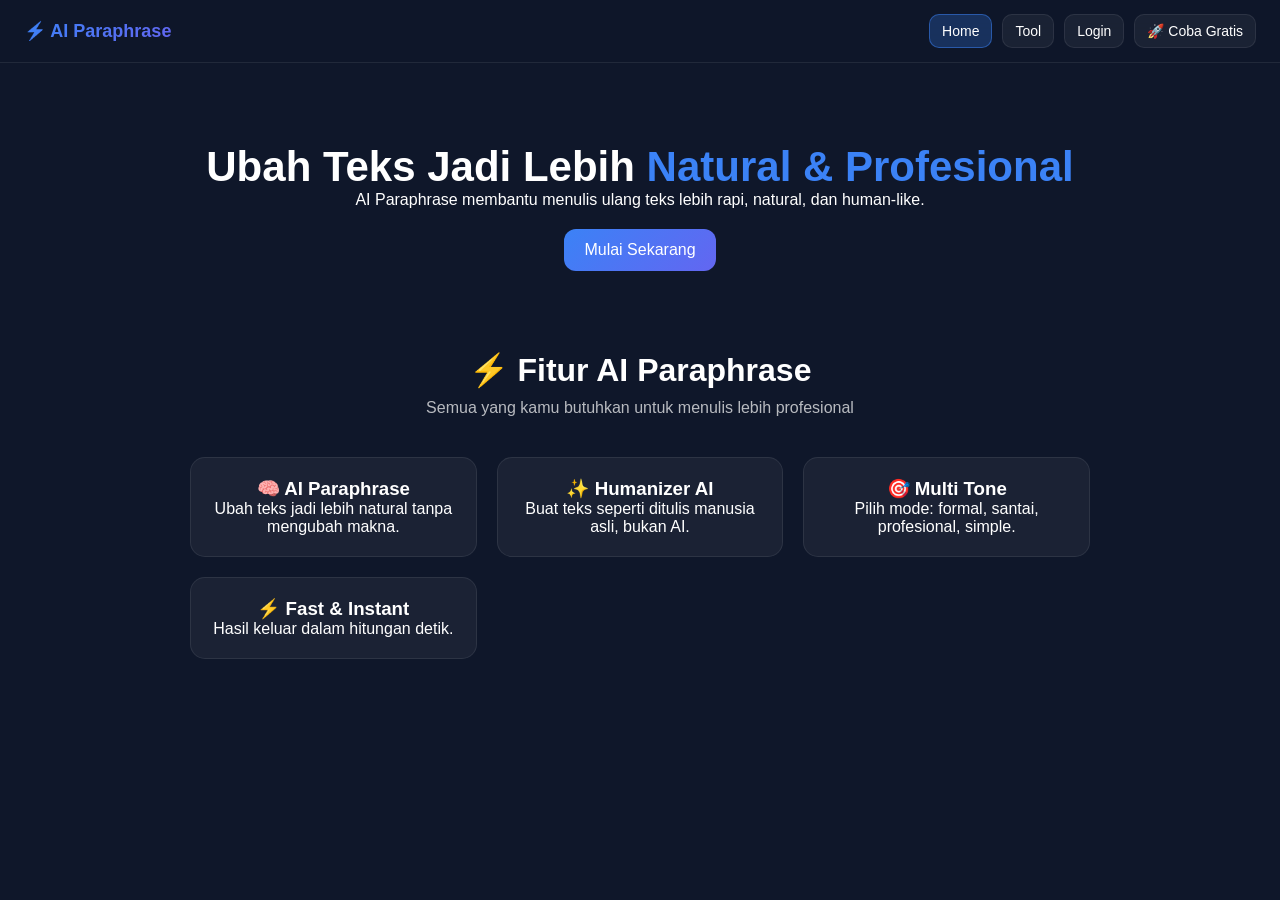
<file: index.html>
<!DOCTYPE html>
<html lang="id">
<head>
  <meta charset="UTF-8">
  <meta name="viewport" content="width=device-width, initial-scale=1.0">
  <title>AI Paraphrase - SaaS AI Tool</title>
  <link rel="stylesheet" href="style.css">
  <link rel="preconnect" href="https://fonts.googleapis.com">
<link rel="preconnect" href="https://fonts.gstatic.com" crossorigin>
<link href="https://fonts.googleapis.com/css2?family=Inter:wght@400;500;600;700&display=swap" rel="stylesheet">
</head>

<body>

<nav class="navbar">
  <div class="logo">⚡ AI Paraphrase</div>

  <div class="nav-links">
    <a href="index.html" class="active">Home</a>
    <a href="app.html">Tool</a>
    <a href="login.html">Login</a>
    <a href="app.html" class="cta-btn">🚀 Coba Gratis</a>
  </div>
</nav>

<div class="hero">
  <h1>Ubah Teks Jadi Lebih <span>Natural & Profesional</span></h1>
  <p>AI Paraphrase membantu menulis ulang teks lebih rapi, natural, dan human-like.</p>

  <a href="app.html" class="btn-big">Mulai Sekarang</a>
  
  <section class="features">

  <h2>⚡ Fitur AI Paraphrase</h2>
  <p class="sub">Semua yang kamu butuhkan untuk menulis lebih profesional</p>

  <div class="feature-grid">

    <div class="feature-card">
      <h3>🧠 AI Paraphrase</h3>
      <p>Ubah teks jadi lebih natural tanpa mengubah makna.</p>
    </div>

    <div class="feature-card">
      <h3>✨ Humanizer AI</h3>
      <p>Buat teks seperti ditulis manusia asli, bukan AI.</p>
    </div>

    <div class="feature-card">
      <h3>🎯 Multi Tone</h3>
      <p>Pilih mode: formal, santai, profesional, simple.</p>
    </div>

    <div class="feature-card">
      <h3>⚡ Fast & Instant</h3>
      <p>Hasil keluar dalam hitungan detik.</p>
    </div>

  </div>

</section>
  
</div>

</body>
</html>
</file>
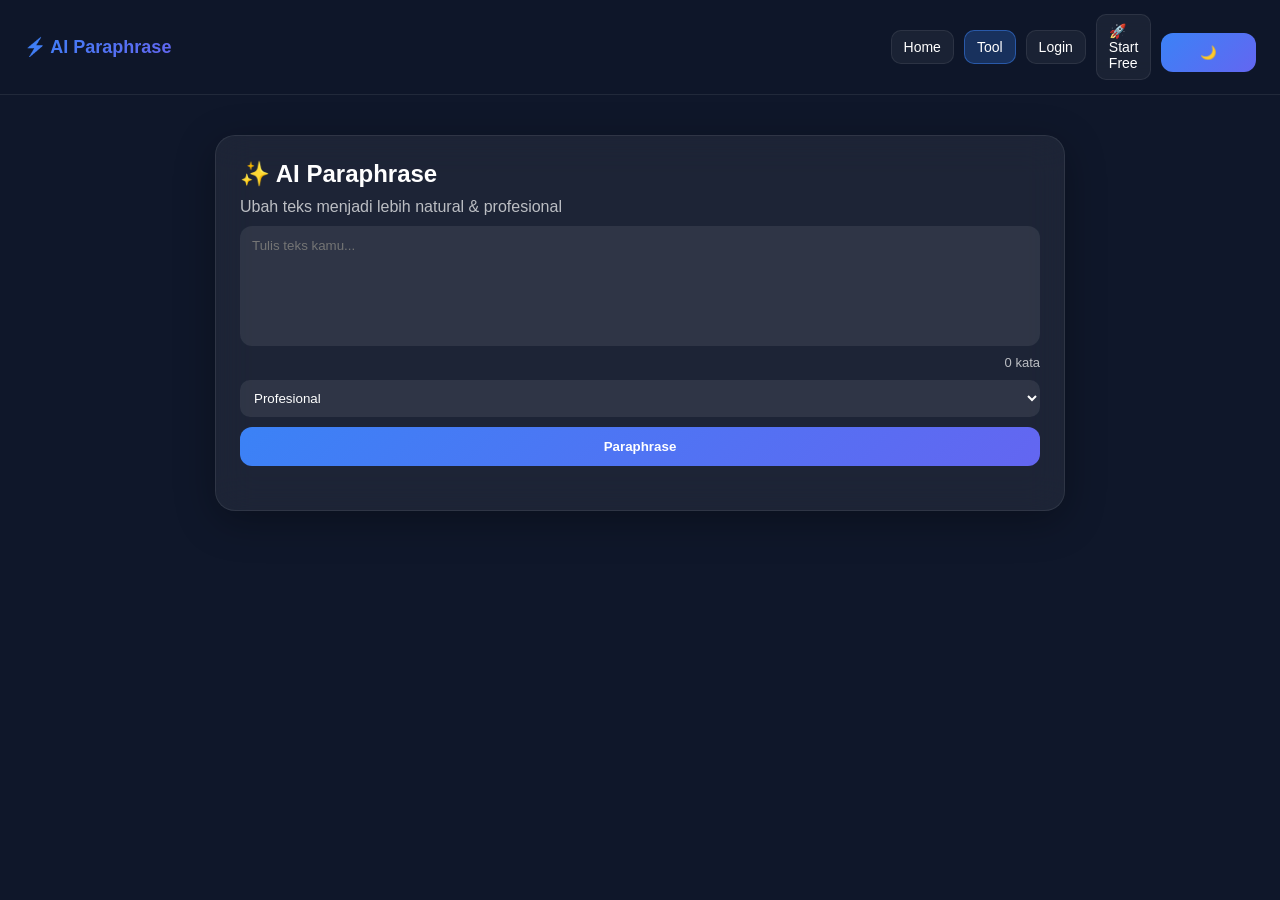
<file: app.html>
<!DOCTYPE html>
<html lang="id">
<head>
  <meta charset="UTF-8">
  <title>AI Paraphrase Tool</title>
  <link rel="stylesheet" href="style.css">
  <link rel="preconnect" href="https://fonts.googleapis.com">
<link rel="preconnect" href="https://fonts.gstatic.com" crossorigin>
<link href="https://fonts.googleapis.com/css2?family=Inter:wght@400;500;600;700&display=swap" rel="stylesheet">
</head>

<body>

<nav class="navbar">
  <div class="logo">⚡ AI Paraphrase</div>

  <div class="nav-links">
    <a href="index.html">Home</a>
    <a href="app.html" class="active">Tool</a>
    <a href="login.html">Login</a>
    <a href="index.html" class="cta-btn">🚀 Start Free</a>
    <button class="dark-toggle" onclick="toggleTheme()">🌙</button>
  </div>
</nav>

<div class="container">

  <div class="top-bar">
    <h2>✨ AI Paraphrase</h2>

  </div>

  <p style="opacity:0.7;">Ubah teks menjadi lebih natural & profesional</p>

  <textarea id="inputText" placeholder="Tulis teks kamu..."></textarea>

  <div id="wordCount">0 kata</div>
  
  <select id="modeSelect">
  <option value="professional">Profesional</option>
  <option value="formal">Formal</option>
  <option value="casual">Santai</option>
  <option value="simple">Simple</option>
  <option value="humanizer">Humanizer ✨</option>
</select>

  <button onclick="paraphraseText()">Paraphrase</button>

  <div id="loading" class="loading hidden">
    <div class="spinner"></div>
    <p>AI sedang berpikir...</p>
  </div>

  <div id="chatBox" class="chat-box"></div>

</div>

<script src="script.js"></script>

</body>
</html>
</file>
<file: style.css>
/* =========================
   RESET
========================= */
body {
  font-family: "Inter", sans-serif;
}

* {
  transition: all 0.2s ease;
}

* {
  margin: 0;
  padding: 0;
  box-sizing: border-box;
  font-family: Arial, sans-serif;
}

html, body {
  width: 100%;
  min-height: 100vh;
  overflow-x: hidden;

  background: #0f172a;
  color: white;
}

/* =========================
   NAVBAR PREMIUM SAAS
========================= */

.navbar {
  position: sticky;
  top: 0;
  z-index: 999;

  display: flex;
  justify-content: space-between;
  align-items: center;

  padding: 14px 24px;

  background: rgba(15, 23, 42, 0.75);
  backdrop-filter: blur(16px);

  border-bottom: 1px solid rgba(255,255,255,0.08);

  transition: 0.3s;
}

/* =========================
   LOGO
========================= */
.logo {
  font-size: 18px;
  font-weight: 700;

  background: linear-gradient(135deg, #3b82f6, #6366f1);
  -webkit-background-clip: text;
  -webkit-text-fill-color: transparent;
}

/* =========================
   NAV LINKS BOX STYLE
========================= */
.nav-links {
  display: flex;
  align-items: center;
  gap: 10px;
}

/* BOX MENU */
.nav-links a {
  padding: 8px 12px;
  border-radius: 10px;

  background: rgba(255,255,255,0.05);
  border: 1px solid rgba(255,255,255,0.08);

  color: white;
  text-decoration: none;

  font-size: 14px;

  transition: 0.25s ease;

  display: flex;
  align-items: center;
}

/* HOVER EFFECT */
.nav-links a:hover {
  transform: translateY(-2px);

  background: rgba(59,130,246,0.15);
  border: 1px solid rgba(59,130,246,0.3);
}

/* ACTIVE MENU */
.nav-links a.active {
  background: rgba(59,130,246,0.25);
  border: 1px solid rgba(59,130,246,0.5);
}

/*

/* =========================
   LANDING PAGE
========================= */
.hero {
  text-align: center;
  padding: 80px 20px;
}

.hero h1 {
  font-size: 42px;
}

.hero span {
  color: #3b82f6;
}

.btn-big {
  display: inline-block;
  margin-top: 20px;
  padding: 12px 20px;

  background: linear-gradient(135deg, #3b82f6, #6366f1);
  border-radius: 12px;

  color: white;
  text-decoration: none;
}

/* =========================
   APP CONTAINER
========================= */
.container {
  max-width: 850px;
  margin: 40px auto;
  padding: 24px;

  background: rgba(255,255,255,0.06);
  backdrop-filter: blur(18px);

  border: 1px solid rgba(255,255,255,0.08);
  border-radius: 20px;

  box-shadow: 0 10px 40px rgba(0,0,0,0.3);
}

/* TOP BAR */
.top-bar {
  display: flex;
  justify-content: space-between;
  align-items: center;
  margin-bottom: 10px;
}

/* =========================
   INPUT
========================= */
textarea {
  width: 100%;
  height: 120px;

  margin-top: 10px;
  padding: 12px;

  border-radius: 12px;
  border: none;
  outline: none;

  background: rgba(255,255,255,0.08);
  color: white;

  resize: none;
}

/* SELECT MODE */
select {
  width: 100%;
  padding: 10px;

  margin-top: 10px;

  border-radius: 10px;
  border: none;

  background: rgba(255,255,255,0.08);
  color: white;
}

/* =========================
   BUTTON
========================= */
button {
  width: 100%;
  margin-top: 10px;

  padding: 12px;

  border: none;
  border-radius: 12px;

  background: linear-gradient(135deg, #3b82f6, #6366f1);

  color: white;
  font-weight: bold;

  cursor: pointer;
  transition: 0.2s;
}

button:hover {
  transform: scale(1.02);
}

/* =========================
   WORD COUNT
========================= */
#wordCount {
  text-align: right;
  font-size: 13px;
  opacity: 0.7;
  margin-top: 5px;
}

/* =========================
   CHAT BUBBLE
========================= */
.chat-box {
  margin-top: 20px;

  display: flex;
  flex-direction: column;
  gap: 10px;

  max-height: 400px;
  overflow-y: auto;

  padding-right: 5px;
}

.msg-user {
  align-self: flex-end;

  background: #3b82f6;
  color: white;
  padding: 10px 14px;
  border-radius: 14px 14px 0 14px;
  max-width: 75%;
}

.msg-ai {
  align-self: flex-start;

background: rgba(255,255,255,0.08);
  padding: 10px 14px;
  border-radius: 14px 14px 14px 0;
  max-width: 75%;
}

/* =========================
   LOADING
========================= */
.loading {
  margin-top: 10px;
  text-align: center;
}

.hidden {
  display: none;
}

.spinner {
  width: 28px;
  height: 28px;

  margin: auto;

  border: 3px solid rgba(255,255,255,0.2);
  border-top: 3px solid #3b82f6;

  border-radius: 50%;

  animation: spin 0.8s linear infinite;
}

@keyframes spin {
  100% {
    transform: rotate(360deg);
  }
}

/* =========================
   LOGIN (basic)
========================= */
.auth {
  display: flex;
  justify-content: center;
  align-items: center;

  height: 100vh;
}

.auth-box {
  display: flex;
  flex-direction: column;
  gap: 10px;

  padding: 20px;

  background: rgba(255,255,255,0.06);
  border-radius: 15px;

  width: 300px;
}

/* =========================
   LIGHT MODE
========================= */
body.light {
  background: #f1f5f9;
  color: #0f172a;
}

body.light .container {
  background: white;
  color: black;
}

body.light textarea,
body.light select {
  background: #f1f5f9;
  color: black;
}

body.light .msg-ai {
  background: #e2e8f0;
  color: black;
}

body.light .navbar {
  background: rgba(255,255,255,0.8);
}

body.light .nav-links a {
  color: black;
}

.features {
  padding: 80px 20px;
  text-align: center;
}

.features h2 {
  font-size: 32px;
  margin-bottom: 10px;
}

.sub {
  opacity: 0.7;
  margin-bottom: 40px;
}

.feature-grid {
  display: grid;
  grid-template-columns: repeat(auto-fit, minmax(220px, 1fr));
  gap: 20px;

  max-width: 900px;
  margin: auto;
}

.feature-card {
  background: rgba(255,255,255,0.05);
  padding: 20px;
  border-radius: 15px;

  border: 1px solid rgba(255,255,255,0.08);

  transition: 0.3s;
}

.feature-card:hover {
  transform: translateY(-5px);
  background: rgba(255,255,255,0.08);
}

/* LIGHT MODE */
body.light .feature-card {
  background: white;
  color: black;
  border: 1px solid rgba(0,0,0,0.1);
}

/* =========================
   RESPONSIVE NAVBAR (HP)
========================= */
@media (max-width: 768px) {

  .navbar {
    flex-direction: column;
    align-items: flex-start;
    gap: 10px;
  }

  .nav-links {
    flex-wrap: wrap;
    width: 100%;
    gap: 8px;
  }

  .nav-links a {
    font-size: 13px;
    padding: 7px 10px;

    flex: 1;
    text-align: center;
    justify-content: center;
  }

  .cta-btn {
    flex: 1;
    text-align: center;
  }

  .dark-toggle {
    width: 32px;
    height: 32px;
  }
}

.copy-btn {
  margin-top: 8px;

  padding: 6px 10px;
  font-size: 12px;

  border: none;
  border-radius: 8px;

  cursor: pointer;

  background: rgba(255,255,255,0.1);
  color: white;

  transition: 0.2s;

  display: inline-block;
}

.copy-btn:hover {
  background: rgba(59,130,246,0.3);
  transform: scale(1.05);
}

/* LIGHT MODE */
body.light .copy-btn {
  background: rgba(0,0,0,0.05);
  color: black;
}
</file>
